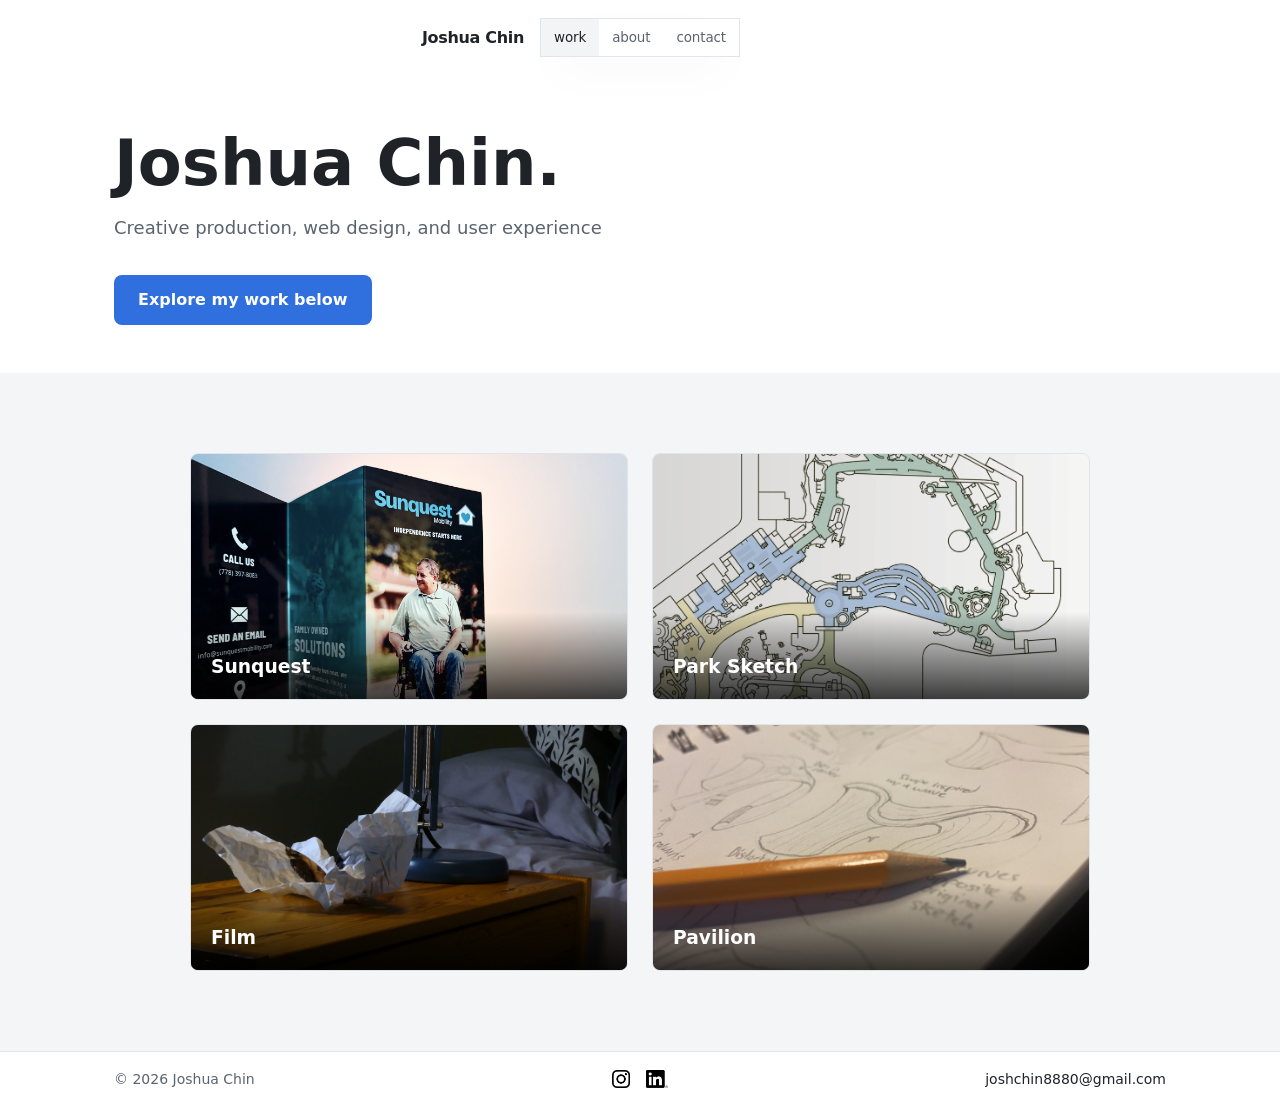
<file: index.html>
<!doctype html>
<html lang="en">
  <head>
    <meta charset="UTF-8" />
    <meta name="viewport" content="width=device-width, initial-scale=1.0" />
    <meta name="description" content="Personal portfolio of Your Name." />
    <title>Your Name | Portfolio</title>

    <!-- Styles -->
    <link rel="stylesheet" href="css/style.css" />
  </head>
  <body>
    <!-- ===== Navigation ===== -->
    <header class="site-nav">
      <a href="index.html" class="site-nav-name">Joshua Chin</a>
      <button
        class="nav-toggle"
        type="button"
        aria-label="Open menu"
        aria-expanded="false"
        aria-controls="primary-nav"
      >
        <span></span>
        <span></span>
        <span></span>
      </button>
      <nav class="nav-links" id="primary-nav" aria-label="Primary">
        <a href="#home" class="nav-link is-active" aria-current="page">Work</a>
        <a href="about.html" class="nav-link">About</a>
        <a href="#contact" class="nav-link">Contact</a>
      </nav>
    </header>

    <main>
      <!-- ===== Hero / Introduction ===== -->
      <section id="home" class="hero">
        <div class="container">
          <h1 class="hero-title">Joshua Chin.</h1>
          <p class="hero-subtitle">
            Creative production, web design, and user experience
          </p>
          <a href="#projects" class="btn">Explore my work below</a>
        </div>
      </section>

      <!-- ===== Projects ===== -->
      <section id="projects" class="projects">
        <div class="container">
          <div class="project-grid">
            <!-- Copy one project-card <a> block to add another project -->
            <a href="sunquest.html" class="project-card">
              <img
                class="project-image"
                src="assets/images/sunquest/sunquestBrochure.png"
                alt="Sunquest brochure"
                loading="lazy"
              />
              <div class="project-body">
                <h3>Sunquest</h3>              </div>
            </a>

            <a href="parksketch.html" class="project-card">
              <img
                class="project-image"
                src="assets/images/parksketch/parkSketchCrop.png"
                alt="Park sketch detail"
                loading="lazy"
              />
              <div class="project-body">
                <h3>Park Sketch</h3>              </div>
            </a>

            <a href="film.html" class="project-card">
              <img
                class="project-image"
                src="assets/images/film/filmEndA.jpg"
                alt="Film still"
                loading="lazy"
              />
              <div class="project-body">
                <h3>Film</h3>              </div>
            </a>

            <a href="pavilion.html" class="project-card">
              <img
                class="project-image"
                src="assets/images/pavilion/pavilionSketches.jpg"
                alt="Pavilion sketches"
                loading="lazy"
              />
              <div class="project-body">
                <h3>Pavilion</h3>              </div>
            </a>
          </div>
        </div>
      </section>
    </main>

    <!-- ===== Footer ===== -->
    <footer id="contact" class="site-footer">
      <div class="container footer-content">
        <p>&copy; <span id="year"></span> Joshua Chin</p>
        <ul class="footer-social">
          <li>
            <a
              href="https://www.instagram.com/jc8880"
              class="footer-icon"
              target="_blank"
              rel="noopener"
              aria-label="Instagram"
            >
              <img src="assets/images/icons/Instagram_Glyph_Black.jpg" alt="" />
            </a>
          </li>
          <li>
            <a
              href="https://www.linkedin.com/in/joshua-chin-850510264"
              class="footer-icon"
              target="_blank"
              rel="noopener"
              aria-label="LinkedIn"
            >
              <img src="assets/images/icons/linkedIn-logo-black.png" alt="" />
            </a>
          </li>
        </ul>
        <a href="mailto:joshchin8880@gmail.com" class="footer-email"
          >joshchin8880@gmail.com</a
        >
      </div>
    </footer>

    <!-- Scripts (loaded last so the page content exists first) -->
    <script src="js/script.js"></script>
  </body>
</html>
</file>
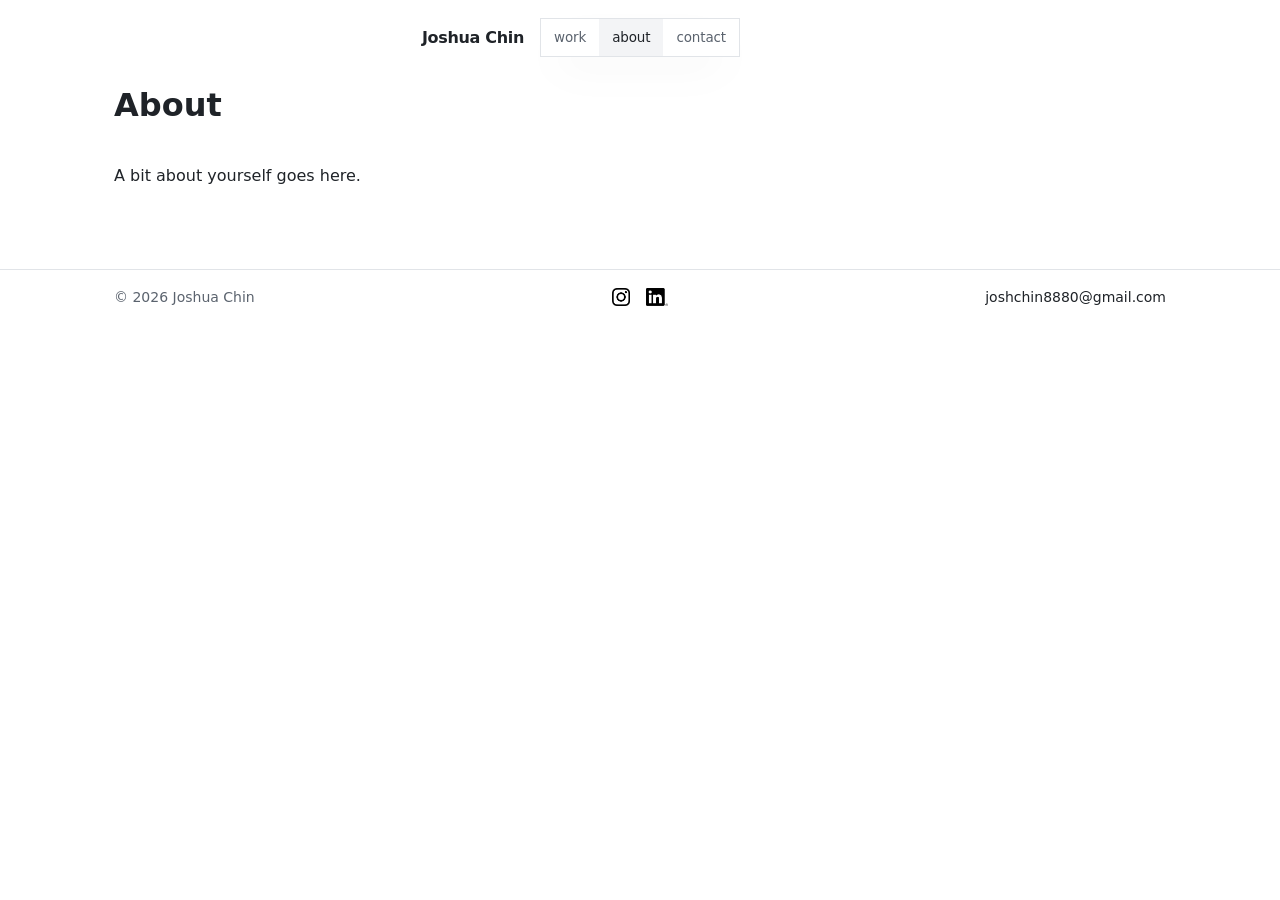
<file: about.html>
<!DOCTYPE html>
<html lang="en">
<head>
  <meta charset="UTF-8">
  <meta name="viewport" content="width=device-width, initial-scale=1.0">
  <meta name="description" content="About Joshua Chin.">
  <title>About | Joshua Chin</title>

  <!-- Styles -->
  <link rel="stylesheet" href="css/style.css">
</head>
<body>

  <!-- ===== Navigation ===== -->
  <header class="site-nav">
    <a href="index.html" class="site-nav-name">Joshua Chin</a>
    <button class="nav-toggle" type="button" aria-label="Open menu" aria-expanded="false" aria-controls="primary-nav">
      <span></span>
      <span></span>
      <span></span>
    </button>
    <nav class="nav-links" id="primary-nav" aria-label="Primary">
      <a href="index.html" class="nav-link">Work</a>
      <a href="about.html" class="nav-link is-active" aria-current="page">About</a>
      <a href="#contact" class="nav-link">Contact</a>
    </nav>
  </header>

  <main>
    <!-- ===== About ===== -->
    <section id="about" class="about-page">
      <div class="container">
        <h1 class="section-title">About</h1>
        <p>A bit about yourself goes here.</p>
      </div>
    </section>
  </main>

  <!-- ===== Footer ===== -->
  <footer id="contact" class="site-footer">
    <div class="container footer-content">
      <p>&copy; <span id="year"></span> Joshua Chin</p>
      <ul class="footer-social">
        <li>
          <a href="https://www.instagram.com/jc8880" class="footer-icon" target="_blank" rel="noopener" aria-label="Instagram">
            <img src="assets/images/icons/Instagram_Glyph_Black.jpg" alt="">
          </a>
        </li>
        <li>
          <a href="https://www.linkedin.com/in/joshua-chin-850510264" class="footer-icon" target="_blank" rel="noopener" aria-label="LinkedIn">
            <img src="assets/images/icons/linkedIn-logo-black.png" alt="">
          </a>
        </li>
      </ul>
      <a href="mailto:joshchin8880@gmail.com" class="footer-email">joshchin8880@gmail.com</a>
    </div>
  </footer>

  <!-- Scripts (loaded last so the page content exists first) -->
  <script src="js/script.js"></script>
</body>
</html>
</file>
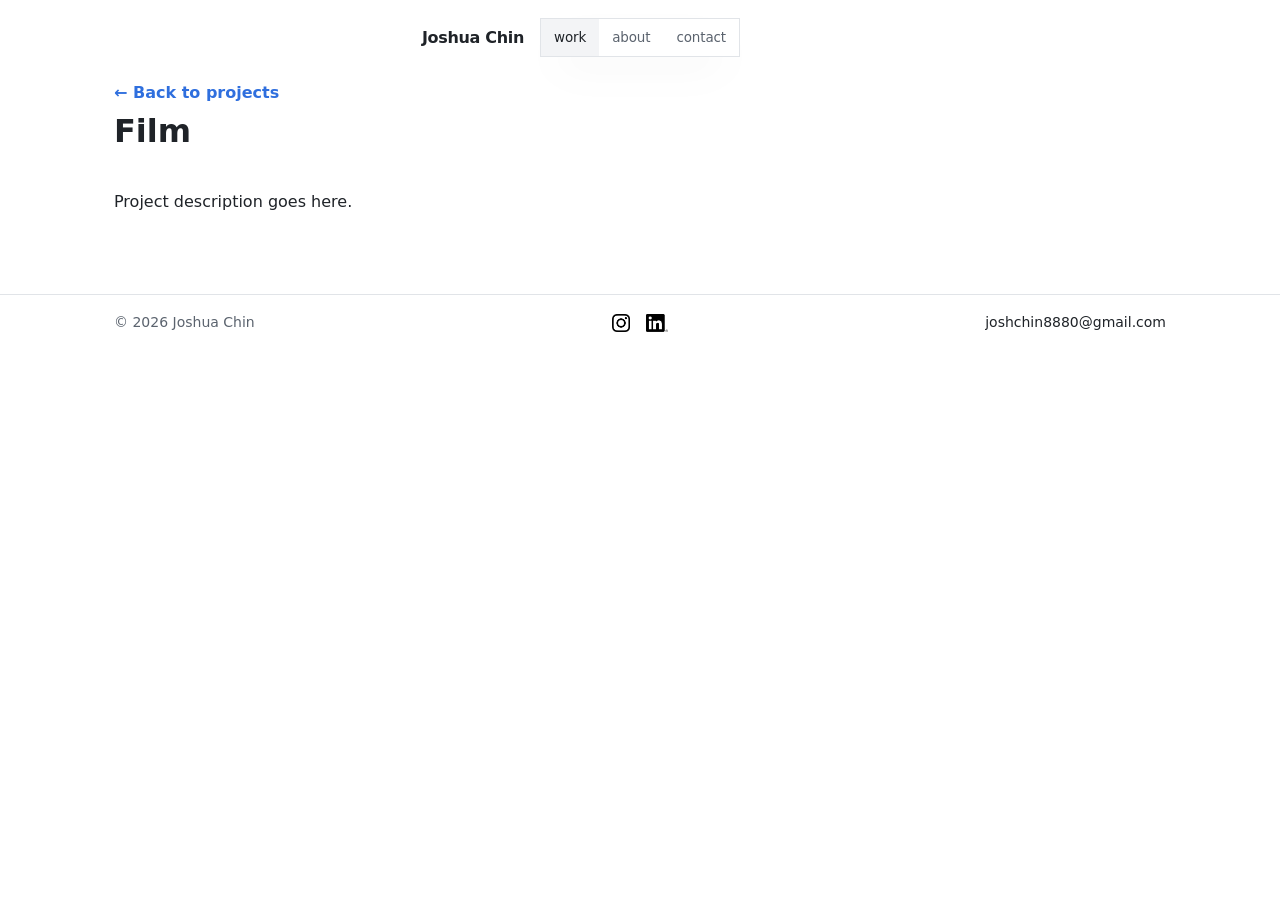
<file: film.html>
<!DOCTYPE html>
<html lang="en">
<head>
  <meta charset="UTF-8">
  <meta name="viewport" content="width=device-width, initial-scale=1.0">
  <meta name="description" content="Film — a project by Your Name.">
  <title>Film | Your Name</title>

  <!-- Styles -->
  <link rel="stylesheet" href="css/style.css">
</head>
<body>

  <!-- ===== Navigation ===== -->
  <header class="site-nav">
    <a href="index.html" class="site-nav-name">Joshua Chin</a>
    <button class="nav-toggle" type="button" aria-label="Open menu" aria-expanded="false" aria-controls="primary-nav">
      <span></span>
      <span></span>
      <span></span>
    </button>
    <nav class="nav-links" id="primary-nav" aria-label="Primary">
      <a href="index.html" class="nav-link is-active" aria-current="page">Work</a>
      <a href="about.html" class="nav-link">About</a>
      <a href="#contact" class="nav-link">Contact</a>
    </nav>
  </header>

  <main>
    <!-- ===== Project: Film ===== -->
    <section id="project" class="project-page">
      <div class="container">
        <a href="index.html#projects" class="project-link">&larr; Back to projects</a>
        <h1 class="section-title">Film</h1>
        <p>Project description goes here.</p>

        <!-- Images live in assets/images/film/ -->
      </div>
    </section>
  </main>

  <!-- ===== Footer ===== -->
  <footer id="contact" class="site-footer">
    <div class="container footer-content">
      <p>&copy; <span id="year"></span> Joshua Chin</p>
      <ul class="footer-social">
        <li>
          <a href="https://www.instagram.com/jc8880" class="footer-icon" target="_blank" rel="noopener" aria-label="Instagram">
            <img src="assets/images/icons/Instagram_Glyph_Black.jpg" alt="">
          </a>
        </li>
        <li>
          <a href="https://www.linkedin.com/in/joshua-chin-850510264" class="footer-icon" target="_blank" rel="noopener" aria-label="LinkedIn">
            <img src="assets/images/icons/linkedIn-logo-black.png" alt="">
          </a>
        </li>
      </ul>
      <a href="mailto:joshchin8880@gmail.com" class="footer-email">joshchin8880@gmail.com</a>
    </div>
  </footer>

  <!-- Scripts (loaded last so the page content exists first) -->
  <script src="js/script.js"></script>
</body>
</html>
</file>
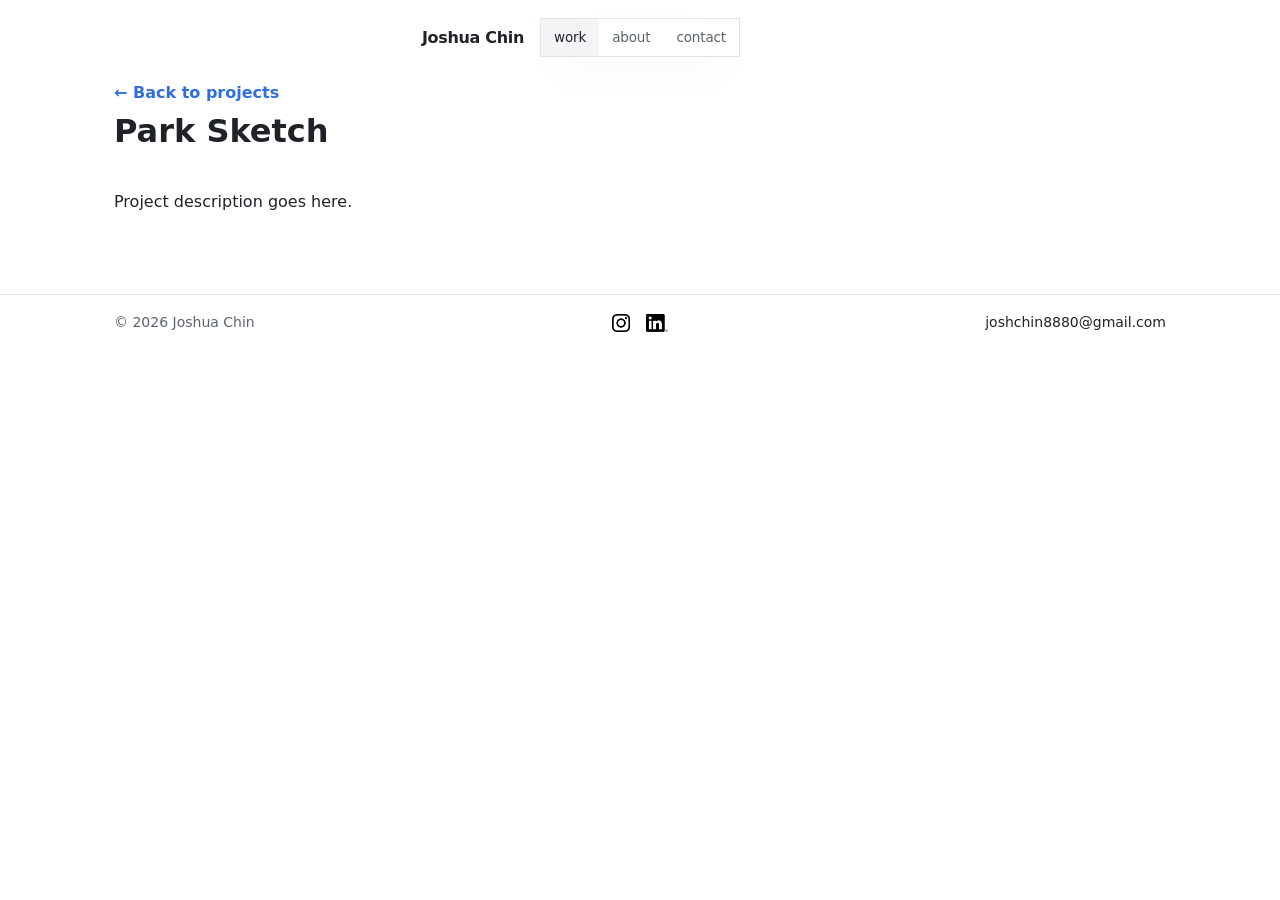
<file: parksketch.html>
<!DOCTYPE html>
<html lang="en">
<head>
  <meta charset="UTF-8">
  <meta name="viewport" content="width=device-width, initial-scale=1.0">
  <meta name="description" content="Park Sketch — a project by Your Name.">
  <title>Park Sketch | Your Name</title>

  <!-- Styles -->
  <link rel="stylesheet" href="css/style.css">
</head>
<body>

  <!-- ===== Navigation ===== -->
  <header class="site-nav">
    <a href="index.html" class="site-nav-name">Joshua Chin</a>
    <button class="nav-toggle" type="button" aria-label="Open menu" aria-expanded="false" aria-controls="primary-nav">
      <span></span>
      <span></span>
      <span></span>
    </button>
    <nav class="nav-links" id="primary-nav" aria-label="Primary">
      <a href="index.html" class="nav-link is-active" aria-current="page">Work</a>
      <a href="about.html" class="nav-link">About</a>
      <a href="#contact" class="nav-link">Contact</a>
    </nav>
  </header>

  <main>
    <!-- ===== Project: Park Sketch ===== -->
    <section id="project" class="project-page">
      <div class="container">
        <a href="index.html#projects" class="project-link">&larr; Back to projects</a>
        <h1 class="section-title">Park Sketch</h1>
        <p>Project description goes here.</p>

        <!-- Images live in assets/images/parksketch/ -->
      </div>
    </section>
  </main>

  <!-- ===== Footer ===== -->
  <footer id="contact" class="site-footer">
    <div class="container footer-content">
      <p>&copy; <span id="year"></span> Joshua Chin</p>
      <ul class="footer-social">
        <li>
          <a href="https://www.instagram.com/jc8880" class="footer-icon" target="_blank" rel="noopener" aria-label="Instagram">
            <img src="assets/images/icons/Instagram_Glyph_Black.jpg" alt="">
          </a>
        </li>
        <li>
          <a href="https://www.linkedin.com/in/joshua-chin-850510264" class="footer-icon" target="_blank" rel="noopener" aria-label="LinkedIn">
            <img src="assets/images/icons/linkedIn-logo-black.png" alt="">
          </a>
        </li>
      </ul>
      <a href="mailto:joshchin8880@gmail.com" class="footer-email">joshchin8880@gmail.com</a>
    </div>
  </footer>

  <!-- Scripts (loaded last so the page content exists first) -->
  <script src="js/script.js"></script>
</body>
</html>
</file>
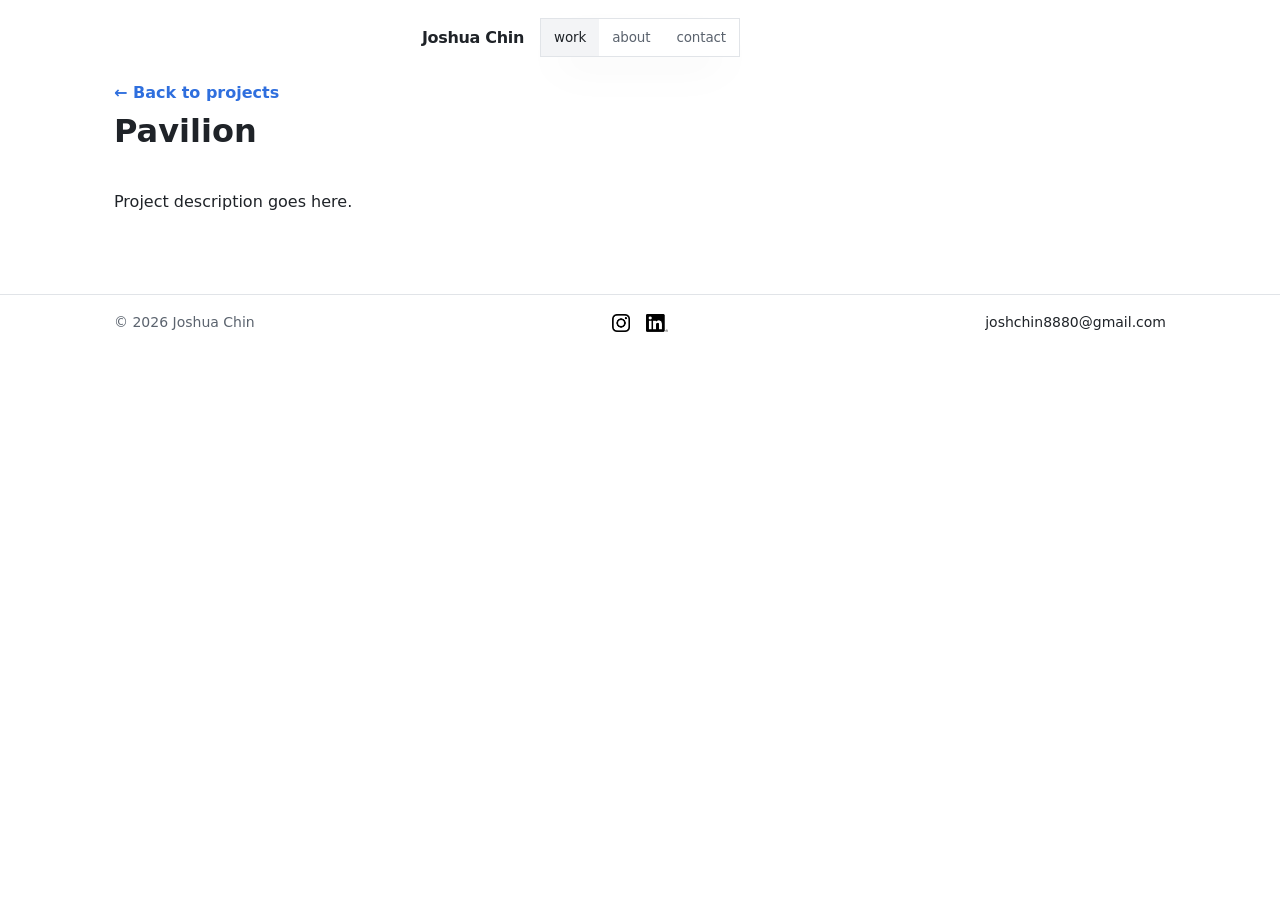
<file: pavilion.html>
<!DOCTYPE html>
<html lang="en">
<head>
  <meta charset="UTF-8">
  <meta name="viewport" content="width=device-width, initial-scale=1.0">
  <meta name="description" content="Pavilion — a project by Your Name.">
  <title>Pavilion | Your Name</title>

  <!-- Styles -->
  <link rel="stylesheet" href="css/style.css">
</head>
<body>

  <!-- ===== Navigation ===== -->
  <header class="site-nav">
    <a href="index.html" class="site-nav-name">Joshua Chin</a>
    <button class="nav-toggle" type="button" aria-label="Open menu" aria-expanded="false" aria-controls="primary-nav">
      <span></span>
      <span></span>
      <span></span>
    </button>
    <nav class="nav-links" id="primary-nav" aria-label="Primary">
      <a href="index.html" class="nav-link is-active" aria-current="page">Work</a>
      <a href="about.html" class="nav-link">About</a>
      <a href="#contact" class="nav-link">Contact</a>
    </nav>
  </header>

  <main>
    <!-- ===== Project: Pavilion ===== -->
    <section id="project" class="project-page">
      <div class="container">
        <a href="index.html#projects" class="project-link">&larr; Back to projects</a>
        <h1 class="section-title">Pavilion</h1>
        <p>Project description goes here.</p>

        <!-- Images live in assets/images/pavilion/ -->
      </div>
    </section>
  </main>

  <!-- ===== Footer ===== -->
  <footer id="contact" class="site-footer">
    <div class="container footer-content">
      <p>&copy; <span id="year"></span> Joshua Chin</p>
      <ul class="footer-social">
        <li>
          <a href="https://www.instagram.com/jc8880" class="footer-icon" target="_blank" rel="noopener" aria-label="Instagram">
            <img src="assets/images/icons/Instagram_Glyph_Black.jpg" alt="">
          </a>
        </li>
        <li>
          <a href="https://www.linkedin.com/in/joshua-chin-850510264" class="footer-icon" target="_blank" rel="noopener" aria-label="LinkedIn">
            <img src="assets/images/icons/linkedIn-logo-black.png" alt="">
          </a>
        </li>
      </ul>
      <a href="mailto:joshchin8880@gmail.com" class="footer-email">joshchin8880@gmail.com</a>
    </div>
  </footer>

  <!-- Scripts (loaded last so the page content exists first) -->
  <script src="js/script.js"></script>
</body>
</html>
</file>
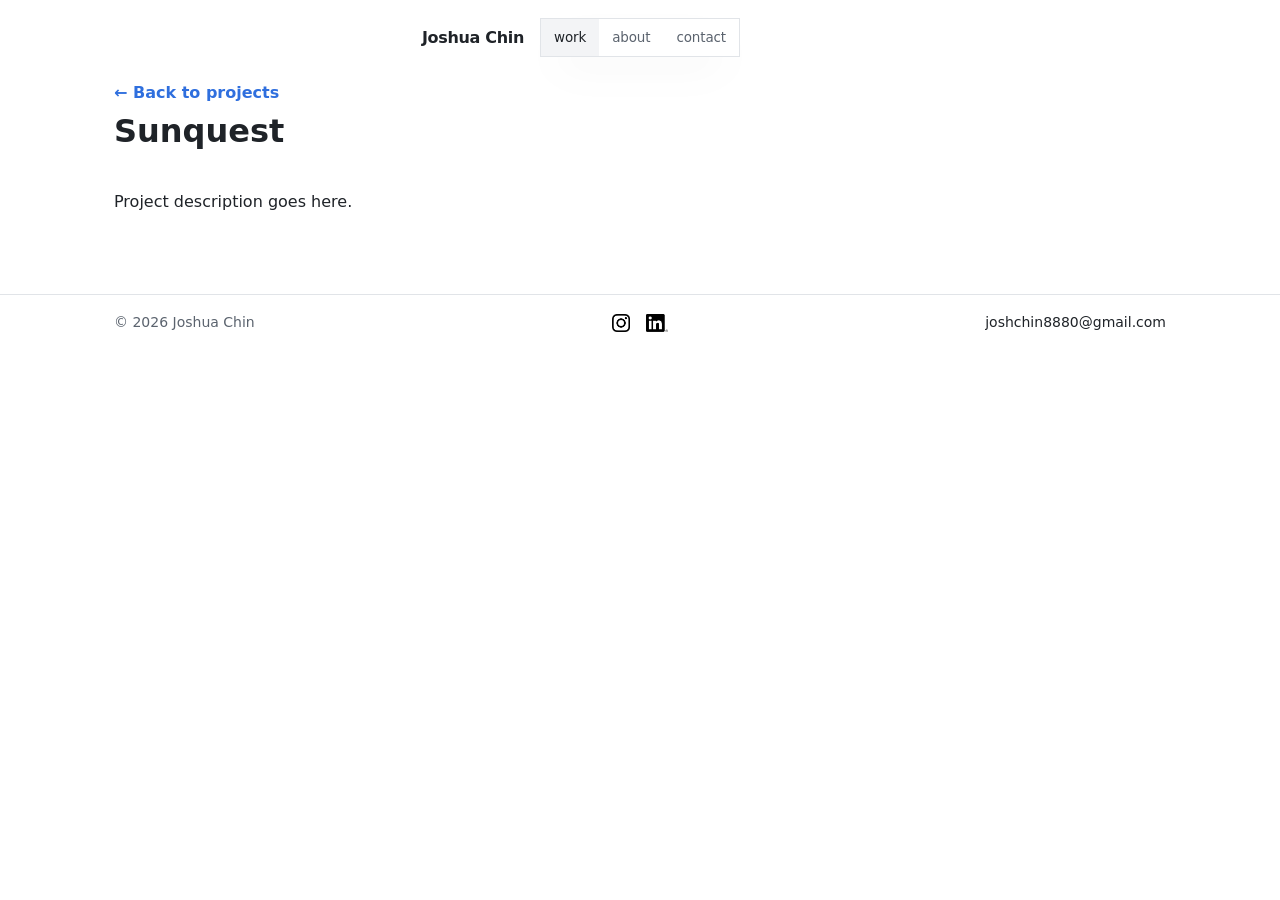
<file: sunquest.html>
<!DOCTYPE html>
<html lang="en">
<head>
  <meta charset="UTF-8">
  <meta name="viewport" content="width=device-width, initial-scale=1.0">
  <meta name="description" content="Sunquest — a project by Your Name.">
  <title>Sunquest | Your Name</title>

  <!-- Styles -->
  <link rel="stylesheet" href="css/style.css">
</head>
<body>

  <!-- ===== Navigation ===== -->
  <header class="site-nav">
    <a href="index.html" class="site-nav-name">Joshua Chin</a>
    <button class="nav-toggle" type="button" aria-label="Open menu" aria-expanded="false" aria-controls="primary-nav">
      <span></span>
      <span></span>
      <span></span>
    </button>
    <nav class="nav-links" id="primary-nav" aria-label="Primary">
      <a href="index.html" class="nav-link is-active" aria-current="page">Work</a>
      <a href="about.html" class="nav-link">About</a>
      <a href="#contact" class="nav-link">Contact</a>
    </nav>
  </header>

  <main>
    <!-- ===== Project: Sunquest ===== -->
    <section id="project" class="project-page">
      <div class="container">
        <a href="index.html#projects" class="project-link">&larr; Back to projects</a>
        <h1 class="section-title">Sunquest</h1>
        <p>Project description goes here.</p>

        <!-- Images live in assets/images/sunquest/ -->
      </div>
    </section>
  </main>

  <!-- ===== Footer ===== -->
  <footer id="contact" class="site-footer">
    <div class="container footer-content">
      <p>&copy; <span id="year"></span> Joshua Chin</p>
      <ul class="footer-social">
        <li>
          <a href="https://www.instagram.com/jc8880" class="footer-icon" target="_blank" rel="noopener" aria-label="Instagram">
            <img src="assets/images/icons/Instagram_Glyph_Black.jpg" alt="">
          </a>
        </li>
        <li>
          <a href="https://www.linkedin.com/in/joshua-chin-850510264" class="footer-icon" target="_blank" rel="noopener" aria-label="LinkedIn">
            <img src="assets/images/icons/linkedIn-logo-black.png" alt="">
          </a>
        </li>
      </ul>
      <a href="mailto:joshchin8880@gmail.com" class="footer-email">joshchin8880@gmail.com</a>
    </div>
  </footer>

  <!-- Scripts (loaded last so the page content exists first) -->
  <script src="js/script.js"></script>
</body>
</html>
</file>
<file: css/style.css>
/* ==========================================================
   style.css — All site styling
   Sections:
   1. Variables (colors, fonts, spacing)
   2. Base / reset
   3. Layout helpers
   4. Navigation
   5. Hero
   6. Projects
   7. Footer
   8. Responsive (mobile)
   ========================================================== */

/* ---------- 1. Variables ---------- */
/* Change these values to restyle the whole site in one place. */
:root {
  --color-bg: #ffffff;
  --color-bg-alt: #f4f5f7;
  --color-text: #1f2328;
  --color-muted: #5b636e;
  --color-accent: #2f6fde;
  --color-border: #e1e4e8;

  --font-body: system-ui, -apple-system, "Segoe UI", Roboto, sans-serif;

  --max-width: 1100px;
  --nav-height: 88px; /* space reserved for the floating nav */
  --radius: 8px;
}

/* ---------- 2. Base / reset ---------- */
*,
*::before,
*::after {
  box-sizing: border-box;
  margin: 0;
  padding: 0;
}

html {
  scroll-behavior: smooth;
  /* Keep anchored sections from hiding under the fixed navbar */
  scroll-padding-top: var(--nav-height);
}

body {
  font-family: var(--font-body);
  color: var(--color-text);
  background: var(--color-bg);
  line-height: 1.6;
}

img {
  max-width: 100%;
  display: block;
}

a {
  color: var(--color-accent);
  text-decoration: none;
}

ul {
  list-style: none;
}

/* ---------- 3. Layout helpers ---------- */
.container {
  width: 100%;
  max-width: var(--max-width);
  margin: 0 auto;
  padding: 0 1.5rem;
}

section {
  padding: 5rem 0;
}

.section-title {
  font-size: 2rem;
  margin-bottom: 2rem;
}

.btn {
  display: inline-block;
  padding: 0.75rem 1.5rem;
  background: var(--color-accent);
  color: #fff;
  border-radius: var(--radius);
  font-weight: 600;
  transition: opacity 0.2s;
}

.btn:hover {
  opacity: 0.85;
}

/* ---------- 4. Navigation ---------- */
/* Floating nav: the name on the left, then the centered box of links.
   Solid backgrounds and square corners throughout. */
.site-nav {
  position: fixed;
  top: clamp(12px, 2vh, 22px);
  left: 50%;
  transform: translateX(-50%);
  width: max-content;
  z-index: 100;
  display: flex;
  align-items: center;
  gap: 10px;
}

.nav-links {
  display: flex;
  align-items: center;
  padding: 0;
  background: var(--color-bg);
  border: 1px solid var(--color-border);
  box-shadow: 0 18px 46px -18px rgba(0, 0, 0, 0.28);
}

/* Name / home link — plain text, no box.
   Taken out of the flow and hung off the nav's left edge,
   so only the link box is centered on the page. */
.site-nav-name {
  position: absolute;
  right: 100%;
  margin-right: 10px;
  padding: 0 6px;
  font-size: 1rem;
  font-weight: 800;
  letter-spacing: -0.02em;
  color: var(--color-text);
  white-space: nowrap;
}

/* Links */
.nav-link {
  display: inline-flex;
  align-items: center;
  min-height: 37px;
  padding: 0 13px;
  font-size: 13.5px;
  font-weight: 500;
  line-height: 1;
  text-transform: lowercase;
  letter-spacing: -0.01em;
  color: var(--color-muted);
  transition: color 0.28s ease, background-color 0.28s ease;
}

.nav-link:hover,
.nav-link.is-active {
  color: var(--color-text);
}

.nav-link:hover {
  background: #f9fafb;
}

.nav-link.is-active {
  background: #f3f4f6;
}

.nav-links a:focus-visible {
  outline: 2px solid var(--color-text);
  outline-offset: 2px;
}

/* Menu (hamburger) button — hidden until the nav no longer fits */
.nav-toggle {
  display: none;
  flex-direction: column;
  justify-content: center;
  gap: 4px;
  width: 39px;
  height: 39px;
  padding: 0 11px;
  background: var(--color-bg);
  border: 1px solid var(--color-border);
  box-shadow: 0 18px 46px -18px rgba(0, 0, 0, 0.28);
  cursor: pointer;
}

.nav-toggle span {
  display: block;
  height: 2px;
  background: var(--color-text);
  transition: transform 0.25s ease, opacity 0.25s ease;
}

/* Lines turn into an X while the menu is open */
.nav-toggle[aria-expanded="true"] span:nth-child(1) {
  transform: translateY(6px) rotate(45deg);
}

.nav-toggle[aria-expanded="true"] span:nth-child(2) {
  opacity: 0;
}

.nav-toggle[aria-expanded="true"] span:nth-child(3) {
  transform: translateY(-6px) rotate(-45deg);
}

.nav-toggle:focus-visible {
  outline: 2px solid var(--color-text);
  outline-offset: 2px;
}

/* ---------- 5. Hero ---------- */
.hero {
  /* Short intro so the top of the work grid shows on first load */
  padding-top: calc(var(--nav-height) + 2rem);
  padding-bottom: 3rem;
}

.hero-greeting {
  color: var(--color-accent);
  font-weight: 600;
}

.hero-title {
  font-size: clamp(2.5rem, 6vw, 4rem);
  line-height: 1.1;
  margin: 0.5rem 0 1rem;
}

.hero-subtitle {
  max-width: 600px;
  color: var(--color-muted);
  font-size: 1.125rem;
  margin-bottom: 2rem;
}

/* ---------- 6. Projects ---------- */
.projects {
  background: var(--color-bg-alt);
}

/* Two columns; extra projects just add new rows.
   Drops to one column on small screens (see section 8). */
.project-grid {
  display: grid;
  grid-template-columns: repeat(2, 1fr);
  gap: 1.5rem;
  /* Caps how wide the cards can get; lower this to shrink them */
  max-width: 900px;
  margin: 0 auto;
}

/* The whole card is a link */
.project-card {
  position: relative;
  display: block;
  color: inherit;
  border: 1px solid var(--color-border);
  border-radius: var(--radius);
  overflow: hidden;
  transition: transform 0.25s ease, border-color 0.25s, box-shadow 0.25s;
}

/* Hover: card lifts, shadow deepens, image zooms slightly */
.project-card:hover {
  transform: translateY(-4px);
  border-color: #c3c9d2;
  box-shadow: 0 16px 32px -14px rgba(0, 0, 0, 0.28);
}

.project-card .project-image {
  transition: transform 0.4s ease;
}

.project-card:hover .project-image {
  transform: scale(1.04);
}

.project-card:focus-visible {
  outline: 2px solid var(--color-text);
  outline-offset: 2px;
}

/* Card thumbnail — cropped to fill a fixed-height box */
.project-image {
  display: block;
  width: 100%;
  aspect-ratio: 16 / 9;
  object-fit: cover;
  background: var(--color-border);
}

/* Title + description sit on top of the image, along the bottom.
   A dark fade behind the text keeps it readable on light images. */
.project-body {
  position: absolute;
  left: 0;
  right: 0;
  bottom: 0;
  padding: 2.5rem 1.25rem 1.1rem;
  color: #fff;
  background: linear-gradient(to top, rgba(0, 0, 0, 0.75), rgba(0, 0, 0, 0));
}

.project-body h3 {
  margin-bottom: 0;
  color: #fff;
}

.project-body p {
  margin: 0;
  color: rgba(255, 255, 255, 0.85);
}

.project-link {
  font-weight: 600;
}

/* ---------- 7. Footer ---------- */
.site-footer {
  padding: 1rem 0;
  border-top: 1px solid var(--color-border);
  color: var(--color-muted);
  font-size: 0.875rem;
}

.footer-content {
  /* Three columns: copyright | icons (centered) | email */
  display: grid;
  grid-template-columns: 1fr auto 1fr;
  align-items: center;
  gap: 0.5rem 1rem;
}

.footer-social {
  display: flex;
  align-items: center;
  gap: 1rem;
}

.footer-email {
  justify-self: end;
  color: var(--color-text);
}

.footer-email:hover {
  color: var(--color-muted);
}

/* Social icons */
.footer-icon {
  display: block;
  transition: opacity 0.2s;
}

.footer-icon img {
  height: 18px;
  width: auto;
}

.footer-icon:hover {
  opacity: 0.6;
}

/* ---------- 8. Responsive (mobile) ---------- */
/* Medium screens: the link box stays centered, and the name
   moves to the far left edge of the page */
@media (max-width: 768px) {
  .site-nav {
    left: 0;
    right: 0;
    transform: none;
    width: auto;
    justify-content: center;
  }

  .site-nav-name {
    left: 1.5rem;
    right: auto;
    margin: 0;
    padding: 0;
  }
}

/* Narrow screens: the name + link box no longer fit side by side,
   so the name moves to the left edge and the links go into a menu */
@media (max-width: 480px) {
  .site-nav {
    left: 1.5rem;
    right: 1.5rem;
    transform: none;
    width: auto;
    justify-content: space-between;
  }

  .site-nav-name {
    position: static;
    margin: 0;
    padding: 0;
  }

  .nav-toggle {
    display: flex;
  }

  /* Full-screen menu: hidden until the button adds .open.
     z-index -1 keeps it inside the nav's layer but behind the
     name and the close button, so both stay visible on top. */
  .nav-links {
    display: none;
    position: fixed;
    inset: 0;
    z-index: -1;
    flex-direction: column;
    justify-content: center;
    align-items: stretch;
    padding: 5rem 0 3rem;
    border: none;
    box-shadow: none;
  }

  .nav-links.open {
    display: flex;
  }

  /* Each link is a full-width row, tappable edge to edge */
  .nav-link {
    display: flex;
    justify-content: center;
    width: 100%;
    min-height: 72px;
    padding: 0 1.5rem;
    font-size: 28px;
  }

  /* Stop the page behind the menu from scrolling */
  body.menu-open {
    overflow: hidden;
  }
}

@media (max-width: 768px) {
  section {
    padding: 3.5rem 0;
  }

  .project-grid {
    grid-template-columns: 1fr;
  }

  .footer-content {
    grid-template-columns: 1fr;
    justify-items: center;
    text-align: center;
  }

  .footer-email {
    justify-self: center;
  }
}
</file>
